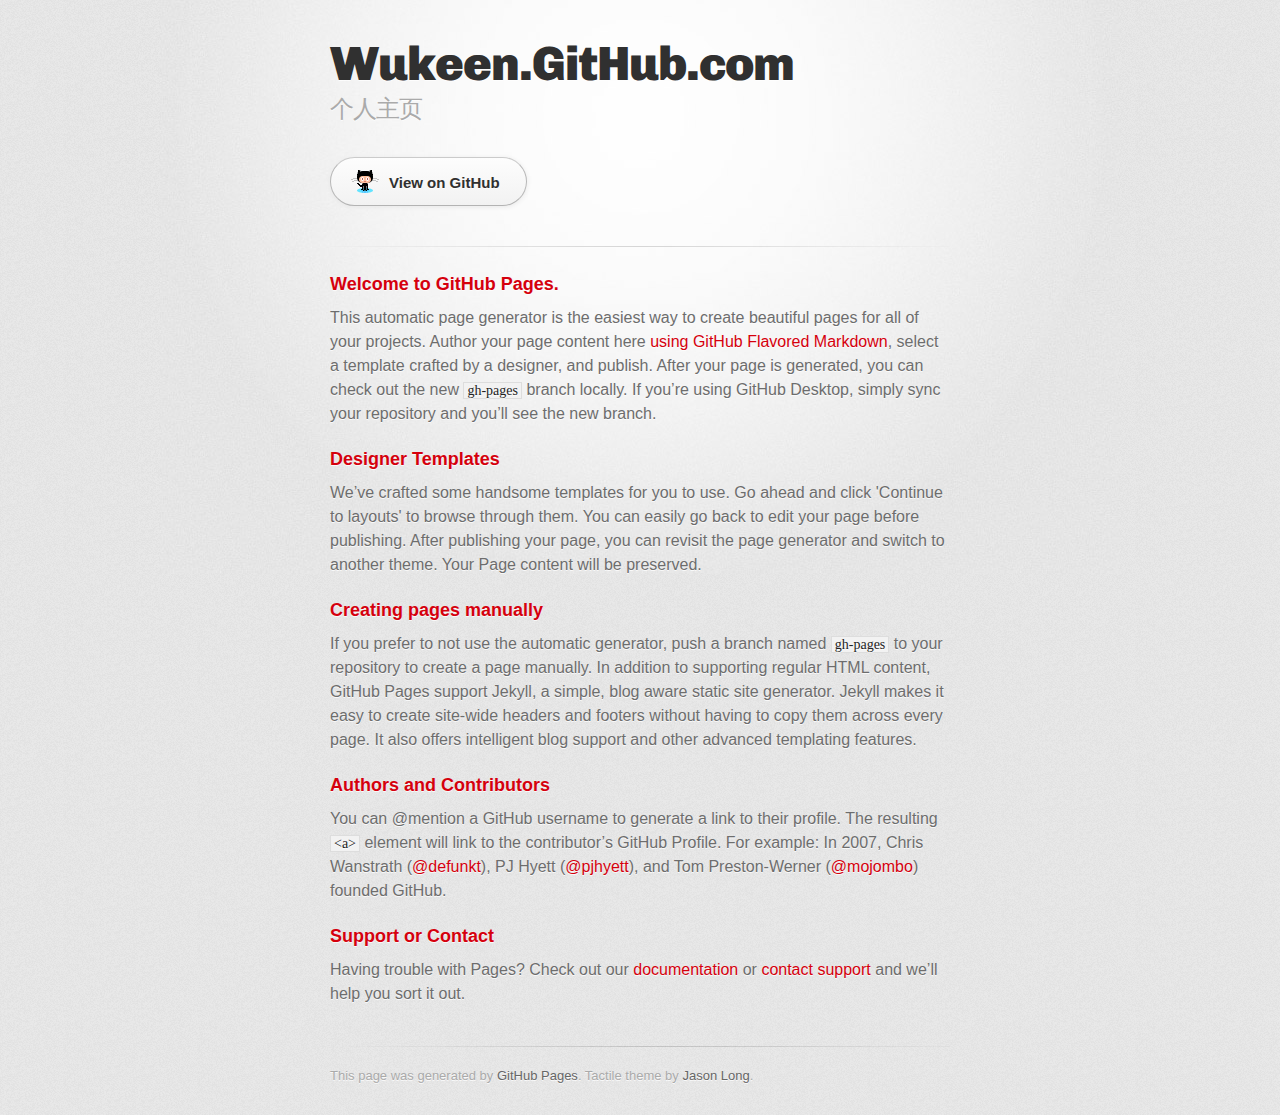
<file: index.html>
<!DOCTYPE html>
<html>
  <head>
    <meta charset='utf-8'>
    <meta http-equiv="X-UA-Compatible" content="chrome=1">
    <link href='https://fonts.googleapis.com/css?family=Chivo:900' rel='stylesheet' type='text/css'>
    <link rel="stylesheet" type="text/css" href="stylesheets/stylesheet.css" media="screen">
    <link rel="stylesheet" type="text/css" href="stylesheets/github-dark.css" media="screen">
    <link rel="stylesheet" type="text/css" href="stylesheets/print.css" media="print">
    <!--[if lt IE 9]>
    <script src="//html5shiv.googlecode.com/svn/trunk/html5.js"></script>
    <![endif]-->
    <title>Wukeen.GitHub.com by wukeen</title>
  </head>

  <body>
    <div id="container">
      <div class="inner">

        <header>
          <h1>Wukeen.GitHub.com</h1>
          <h2>个人主页</h2>
        </header>

        <section id="downloads" class="clearfix">
          <a href="https://github.com/wukeen" id="view-on-github" class="button"><span>View on GitHub</span></a>
        </section>

        <hr>

        <section id="main_content">
          <h3>
<a id="welcome-to-github-pages" class="anchor" href="#welcome-to-github-pages" aria-hidden="true"><span aria-hidden="true" class="octicon octicon-link"></span></a>Welcome to GitHub Pages.</h3>

<p>This automatic page generator is the easiest way to create beautiful pages for all of your projects. Author your page content here <a href="https://guides.github.com/features/mastering-markdown/">using GitHub Flavored Markdown</a>, select a template crafted by a designer, and publish. After your page is generated, you can check out the new <code>gh-pages</code> branch locally. If you’re using GitHub Desktop, simply sync your repository and you’ll see the new branch.</p>

<h3>
<a id="designer-templates" class="anchor" href="#designer-templates" aria-hidden="true"><span aria-hidden="true" class="octicon octicon-link"></span></a>Designer Templates</h3>

<p>We’ve crafted some handsome templates for you to use. Go ahead and click 'Continue to layouts' to browse through them. You can easily go back to edit your page before publishing. After publishing your page, you can revisit the page generator and switch to another theme. Your Page content will be preserved.</p>

<h3>
<a id="creating-pages-manually" class="anchor" href="#creating-pages-manually" aria-hidden="true"><span aria-hidden="true" class="octicon octicon-link"></span></a>Creating pages manually</h3>

<p>If you prefer to not use the automatic generator, push a branch named <code>gh-pages</code> to your repository to create a page manually. In addition to supporting regular HTML content, GitHub Pages support Jekyll, a simple, blog aware static site generator. Jekyll makes it easy to create site-wide headers and footers without having to copy them across every page. It also offers intelligent blog support and other advanced templating features.</p>

<h3>
<a id="authors-and-contributors" class="anchor" href="#authors-and-contributors" aria-hidden="true"><span aria-hidden="true" class="octicon octicon-link"></span></a>Authors and Contributors</h3>

<p>You can @mention a GitHub username to generate a link to their profile. The resulting <code>&lt;a&gt;</code> element will link to the contributor’s GitHub Profile. For example: In 2007, Chris Wanstrath (<a href="https://github.com/defunkt" class="user-mention">@defunkt</a>), PJ Hyett (<a href="https://github.com/pjhyett" class="user-mention">@pjhyett</a>), and Tom Preston-Werner (<a href="https://github.com/mojombo" class="user-mention">@mojombo</a>) founded GitHub.</p>

<h3>
<a id="support-or-contact" class="anchor" href="#support-or-contact" aria-hidden="true"><span aria-hidden="true" class="octicon octicon-link"></span></a>Support or Contact</h3>

<p>Having trouble with Pages? Check out our <a href="https://help.github.com/pages">documentation</a> or <a href="https://github.com/contact">contact support</a> and we’ll help you sort it out.</p>
        </section>

        <footer>
          This page was generated by <a href="https://pages.github.com">GitHub Pages</a>. Tactile theme by <a href="https://twitter.com/jasonlong">Jason Long</a>.
        </footer>

        
      </div>
    </div>
  </body>
</html>
</file>
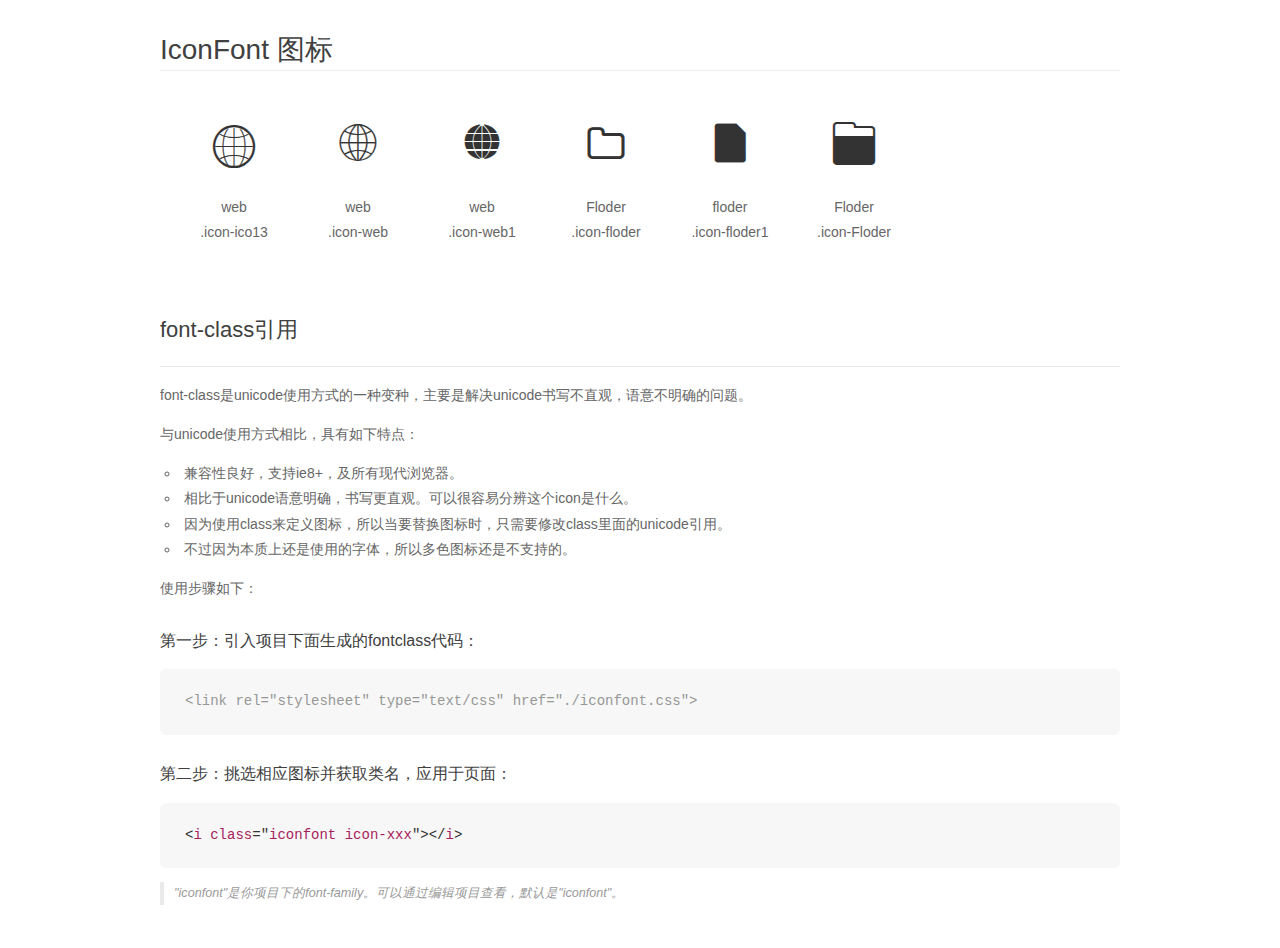
<file: fonts/demo_fontclass.html>
<!DOCTYPE html>
<html>
<head>
    <meta charset="utf-8"/>
    <title>IconFont</title>
    <link rel="stylesheet" href="demo.css">
    <link rel="stylesheet" href="iconfont.css">
</head>
<body>
    <div class="main markdown">
        <h1>IconFont 图标</h1>
        <ul class="icon_lists clear">
            
                <li>
                <i class="icon iconfont icon-ico13"></i>
                    <div class="name">web</div>
                    <div class="fontclass">.icon-ico13</div>
                </li>
            
                <li>
                <i class="icon iconfont icon-web"></i>
                    <div class="name">web</div>
                    <div class="fontclass">.icon-web</div>
                </li>
            
                <li>
                <i class="icon iconfont icon-web1"></i>
                    <div class="name">web</div>
                    <div class="fontclass">.icon-web1</div>
                </li>
            
                <li>
                <i class="icon iconfont icon-floder"></i>
                    <div class="name">Floder</div>
                    <div class="fontclass">.icon-floder</div>
                </li>
            
                <li>
                <i class="icon iconfont icon-floder1"></i>
                    <div class="name">floder</div>
                    <div class="fontclass">.icon-floder1</div>
                </li>
            
                <li>
                <i class="icon iconfont icon-Floder"></i>
                    <div class="name">Floder</div>
                    <div class="fontclass">.icon-Floder</div>
                </li>
            
        </ul>

        <h2 id="font-class-">font-class引用</h2>
        <hr>

        <p>font-class是unicode使用方式的一种变种，主要是解决unicode书写不直观，语意不明确的问题。</p>
        <p>与unicode使用方式相比，具有如下特点：</p>
        <ul>
        <li>兼容性良好，支持ie8+，及所有现代浏览器。</li>
        <li>相比于unicode语意明确，书写更直观。可以很容易分辨这个icon是什么。</li>
        <li>因为使用class来定义图标，所以当要替换图标时，只需要修改class里面的unicode引用。</li>
        <li>不过因为本质上还是使用的字体，所以多色图标还是不支持的。</li>
        </ul>
        <p>使用步骤如下：</p>
        <h3 id="-fontclass-">第一步：引入项目下面生成的fontclass代码：</h3>


        <pre><code class="lang-js hljs javascript"><span class="hljs-comment">&lt;link rel="stylesheet" type="text/css" href="./iconfont.css"&gt;</span></code></pre>
        <h3 id="-">第二步：挑选相应图标并获取类名，应用于页面：</h3>
        <pre><code class="lang-css hljs">&lt;<span class="hljs-selector-tag">i</span> <span class="hljs-selector-tag">class</span>="<span class="hljs-selector-tag">iconfont</span> <span class="hljs-selector-tag">icon-xxx</span>"&gt;&lt;/<span class="hljs-selector-tag">i</span>&gt;</code></pre>
        <blockquote>
        <p>"iconfont"是你项目下的font-family。可以通过编辑项目查看，默认是"iconfont"。</p>
        </blockquote>
    </div>
</body>
</html>
</file>
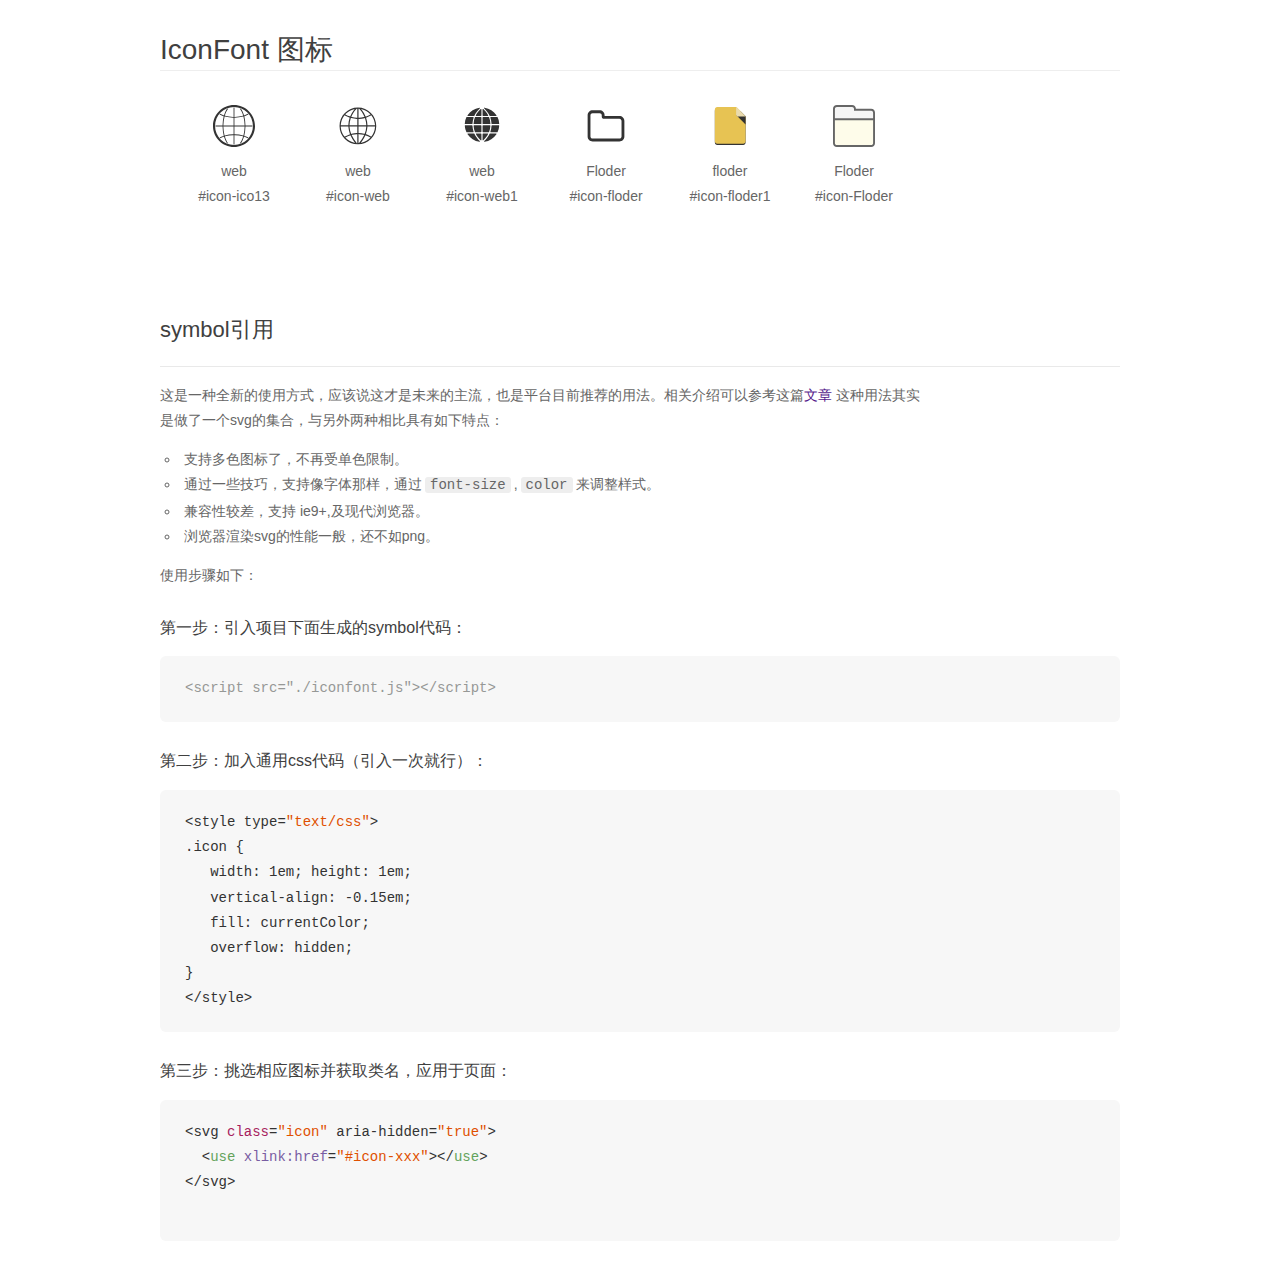
<file: fonts/demo_symbol.html>
<!DOCTYPE html>
<html>
<head>
    <meta charset="utf-8"/>
    <title>IconFont</title>
    <link rel="stylesheet" href="demo.css">
    <script src="iconfont.js"></script>

    <style type="text/css">
        .icon {
          /* 通过设置 font-size 来改变图标大小 */
          width: 1em; height: 1em;
          /* 图标和文字相邻时，垂直对齐 */
          vertical-align: -0.15em;
          /* 通过设置 color 来改变 SVG 的颜色/fill */
          fill: currentColor;
          /* path 和 stroke 溢出 viewBox 部分在 IE 下会显示
             normalize.css 中也包含这行 */
          overflow: hidden;
        }

    </style>
</head>
<body>
    <div class="main markdown">
        <h1>IconFont 图标</h1>
        <ul class="icon_lists clear">
            
                <li>
                    <svg class="icon" aria-hidden="true">
                        <use xlink:href="#icon-ico13"></use>
                    </svg>
                    <div class="name">web</div>
                    <div class="fontclass">#icon-ico13</div>
                </li>
            
                <li>
                    <svg class="icon" aria-hidden="true">
                        <use xlink:href="#icon-web"></use>
                    </svg>
                    <div class="name">web</div>
                    <div class="fontclass">#icon-web</div>
                </li>
            
                <li>
                    <svg class="icon" aria-hidden="true">
                        <use xlink:href="#icon-web1"></use>
                    </svg>
                    <div class="name">web</div>
                    <div class="fontclass">#icon-web1</div>
                </li>
            
                <li>
                    <svg class="icon" aria-hidden="true">
                        <use xlink:href="#icon-floder"></use>
                    </svg>
                    <div class="name">Floder</div>
                    <div class="fontclass">#icon-floder</div>
                </li>
            
                <li>
                    <svg class="icon" aria-hidden="true">
                        <use xlink:href="#icon-floder1"></use>
                    </svg>
                    <div class="name">floder</div>
                    <div class="fontclass">#icon-floder1</div>
                </li>
            
                <li>
                    <svg class="icon" aria-hidden="true">
                        <use xlink:href="#icon-Floder"></use>
                    </svg>
                    <div class="name">Floder</div>
                    <div class="fontclass">#icon-Floder</div>
                </li>
            
        </ul>


        <h2 id="symbol-">symbol引用</h2>
        <hr>

        <p>这是一种全新的使用方式，应该说这才是未来的主流，也是平台目前推荐的用法。相关介绍可以参考这篇<a href="">文章</a>
        这种用法其实是做了一个svg的集合，与另外两种相比具有如下特点：</p>
        <ul>
          <li>支持多色图标了，不再受单色限制。</li>
          <li>通过一些技巧，支持像字体那样，通过<code>font-size</code>,<code>color</code>来调整样式。</li>
          <li>兼容性较差，支持 ie9+,及现代浏览器。</li>
          <li>浏览器渲染svg的性能一般，还不如png。</li>
        </ul>
        <p>使用步骤如下：</p>
        <h3 id="-symbol-">第一步：引入项目下面生成的symbol代码：</h3>
        <pre><code class="lang-js hljs javascript"><span class="hljs-comment">&lt;script src="./iconfont.js"&gt;&lt;/script&gt;</span></code></pre>
        <h3 id="-css-">第二步：加入通用css代码（引入一次就行）：</h3>
        <pre><code class="lang-js hljs javascript">&lt;style type=<span class="hljs-string">"text/css"</span>&gt;
.icon {
   width: <span class="hljs-number">1</span>em; height: <span class="hljs-number">1</span>em;
   vertical-align: <span class="hljs-number">-0.15</span>em;
   fill: currentColor;
   overflow: hidden;
}
&lt;<span class="hljs-regexp">/style&gt;</span></code></pre>
        <h3 id="-">第三步：挑选相应图标并获取类名，应用于页面：</h3>
        <pre><code class="lang-js hljs javascript">&lt;svg <span class="hljs-class"><span class="hljs-keyword">class</span></span>=<span class="hljs-string">"icon"</span> aria-hidden=<span class="hljs-string">"true"</span>&gt;<span class="xml"><span class="hljs-tag">
  &lt;<span class="hljs-name">use</span> <span class="hljs-attr">xlink:href</span>=<span class="hljs-string">"#icon-xxx"</span>&gt;</span><span class="hljs-tag">&lt;/<span class="hljs-name">use</span>&gt;</span>
</span>&lt;<span class="hljs-regexp">/svg&gt;
        </span></code></pre>
    </div>
</body>
</html>
</file>
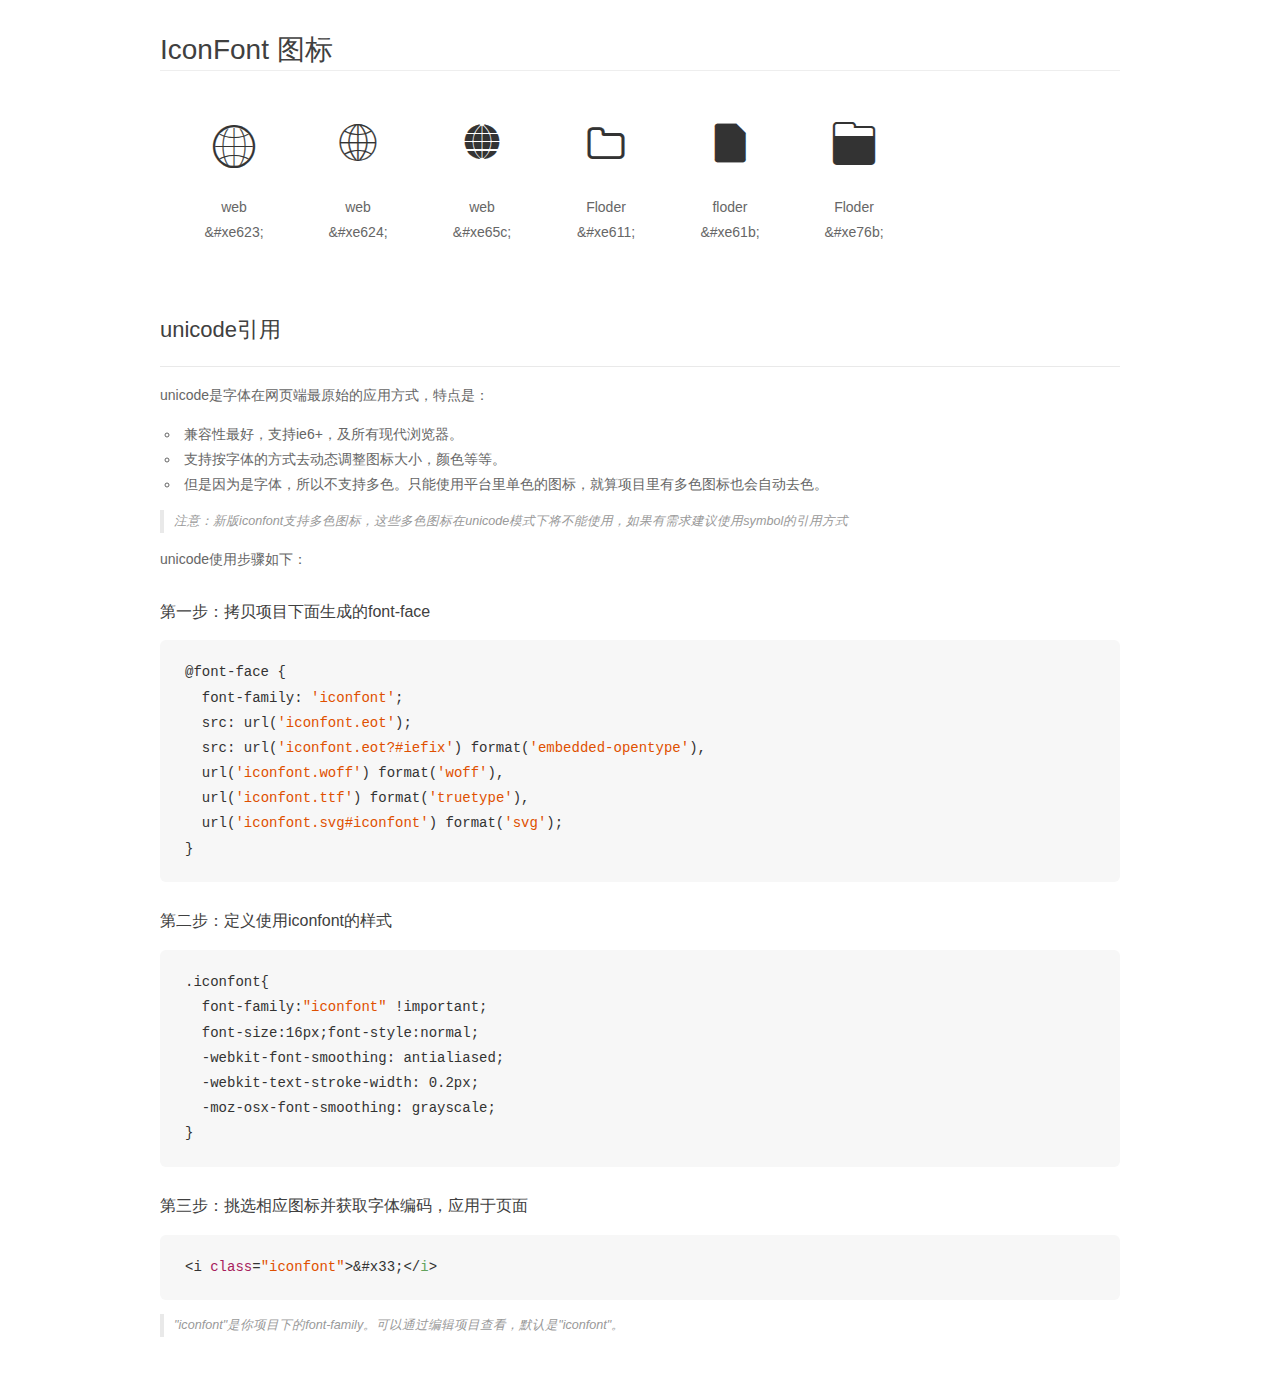
<file: fonts/demo_unicode.html>
<!DOCTYPE html>
<html>
<head>
    <meta charset="utf-8"/>
    <title>IconFont</title>
    <link rel="stylesheet" href="demo.css">

    <style type="text/css">

        @font-face {font-family: "iconfont";
          src: url('iconfont.eot'); /* IE9*/
          src: url('iconfont.eot#iefix') format('embedded-opentype'), /* IE6-IE8 */
          url('iconfont.woff') format('woff'), /* chrome, firefox */
          url('iconfont.ttf') format('truetype'), /* chrome, firefox, opera, Safari, Android, iOS 4.2+*/
          url('iconfont.svg#iconfont') format('svg'); /* iOS 4.1- */
        }

        .iconfont {
          font-family:"iconfont" !important;
          font-size:16px;
          font-style:normal;
          -webkit-font-smoothing: antialiased;
          -webkit-text-stroke-width: 0.2px;
          -moz-osx-font-smoothing: grayscale;
        }

    </style>
</head>
<body>
    <div class="main markdown">
        <h1>IconFont 图标</h1>
        <ul class="icon_lists clear">
            
                <li>
                <i class="icon iconfont">&#xe623;</i>
                    <div class="name">web</div>
                    <div class="code">&amp;#xe623;</div>
                </li>
            
                <li>
                <i class="icon iconfont">&#xe624;</i>
                    <div class="name">web</div>
                    <div class="code">&amp;#xe624;</div>
                </li>
            
                <li>
                <i class="icon iconfont">&#xe65c;</i>
                    <div class="name">web</div>
                    <div class="code">&amp;#xe65c;</div>
                </li>
            
                <li>
                <i class="icon iconfont">&#xe611;</i>
                    <div class="name">Floder</div>
                    <div class="code">&amp;#xe611;</div>
                </li>
            
                <li>
                <i class="icon iconfont">&#xe61b;</i>
                    <div class="name">floder</div>
                    <div class="code">&amp;#xe61b;</div>
                </li>
            
                <li>
                <i class="icon iconfont">&#xe76b;</i>
                    <div class="name">Floder</div>
                    <div class="code">&amp;#xe76b;</div>
                </li>
            
        </ul>
        <h2 id="unicode-">unicode引用</h2>
        <hr>

        <p>unicode是字体在网页端最原始的应用方式，特点是：</p>
        <ul>
        <li>兼容性最好，支持ie6+，及所有现代浏览器。</li>
        <li>支持按字体的方式去动态调整图标大小，颜色等等。</li>
        <li>但是因为是字体，所以不支持多色。只能使用平台里单色的图标，就算项目里有多色图标也会自动去色。</li>
        </ul>
        <blockquote>
        <p>注意：新版iconfont支持多色图标，这些多色图标在unicode模式下将不能使用，如果有需求建议使用symbol的引用方式</p>
        </blockquote>
        <p>unicode使用步骤如下：</p>
        <h3 id="-font-face">第一步：拷贝项目下面生成的font-face</h3>
        <pre><code class="lang-js hljs javascript">@font-face {
  font-family: <span class="hljs-string">'iconfont'</span>;
  src: url(<span class="hljs-string">'iconfont.eot'</span>);
  src: url(<span class="hljs-string">'iconfont.eot?#iefix'</span>) format(<span class="hljs-string">'embedded-opentype'</span>),
  url(<span class="hljs-string">'iconfont.woff'</span>) format(<span class="hljs-string">'woff'</span>),
  url(<span class="hljs-string">'iconfont.ttf'</span>) format(<span class="hljs-string">'truetype'</span>),
  url(<span class="hljs-string">'iconfont.svg#iconfont'</span>) format(<span class="hljs-string">'svg'</span>);
}
</code></pre>
        <h3 id="-iconfont-">第二步：定义使用iconfont的样式</h3>
        <pre><code class="lang-js hljs javascript">.iconfont{
  font-family:<span class="hljs-string">"iconfont"</span> !important;
  font-size:<span class="hljs-number">16</span>px;font-style:normal;
  -webkit-font-smoothing: antialiased;
  -webkit-text-stroke-width: <span class="hljs-number">0.2</span>px;
  -moz-osx-font-smoothing: grayscale;
}
</code></pre>
        <h3 id="-">第三步：挑选相应图标并获取字体编码，应用于页面</h3>
        <pre><code class="lang-js hljs javascript">&lt;i <span class="hljs-class"><span class="hljs-keyword">class</span></span>=<span class="hljs-string">"iconfont"</span>&gt;&amp;#x33;<span class="xml"><span class="hljs-tag">&lt;/<span class="hljs-name">i</span>&gt;</span></span></code></pre>

        <blockquote>
        <p>"iconfont"是你项目下的font-family。可以通过编辑项目查看，默认是"iconfont"。</p>
        </blockquote>
    </div>


</body>
</html>
</file>
<file: stylesheets/github-dark.css>
/*
The MIT License (MIT)

Copyright (c) 2016 GitHub, Inc.

Permission is hereby granted, free of charge, to any person obtaining a copy
of this software and associated documentation files (the "Software"), to deal
in the Software without restriction, including without limitation the rights
to use, copy, modify, merge, publish, distribute, sublicense, and/or sell
copies of the Software, and to permit persons to whom the Software is
furnished to do so, subject to the following conditions:

The above copyright notice and this permission notice shall be included in all
copies or substantial portions of the Software.

THE SOFTWARE IS PROVIDED "AS IS", WITHOUT WARRANTY OF ANY KIND, EXPRESS OR
IMPLIED, INCLUDING BUT NOT LIMITED TO THE WARRANTIES OF MERCHANTABILITY,
FITNESS FOR A PARTICULAR PURPOSE AND NONINFRINGEMENT. IN NO EVENT SHALL THE
AUTHORS OR COPYRIGHT HOLDERS BE LIABLE FOR ANY CLAIM, DAMAGES OR OTHER
LIABILITY, WHETHER IN AN ACTION OF CONTRACT, TORT OR OTHERWISE, ARISING FROM,
OUT OF OR IN CONNECTION WITH THE SOFTWARE OR THE USE OR OTHER DEALINGS IN THE
SOFTWARE.

*/

.pl-c /* comment */ {
  color: #969896;
}

.pl-c1 /* constant, variable.other.constant, support, meta.property-name, support.constant, support.variable, meta.module-reference, markup.raw, meta.diff.header */,
.pl-s .pl-v /* string variable */ {
  color: #0099cd;
}

.pl-e /* entity */,
.pl-en /* entity.name */ {
  color: #9774cb;
}

.pl-smi /* variable.parameter.function, storage.modifier.package, storage.modifier.import, storage.type.java, variable.other */,
.pl-s .pl-s1 /* string source */ {
  color: #ddd;
}

.pl-ent /* entity.name.tag */ {
  color: #7bcc72;
}

.pl-k /* keyword, storage, storage.type */ {
  color: #cc2372;
}

.pl-s /* string */,
.pl-pds /* punctuation.definition.string, string.regexp.character-class */,
.pl-s .pl-pse .pl-s1 /* string punctuation.section.embedded source */,
.pl-sr /* string.regexp */,
.pl-sr .pl-cce /* string.regexp constant.character.escape */,
.pl-sr .pl-sre /* string.regexp source.ruby.embedded */,
.pl-sr .pl-sra /* string.regexp string.regexp.arbitrary-repitition */ {
  color: #3c66e2;
}

.pl-v /* variable */ {
  color: #fb8764;
}

.pl-id /* invalid.deprecated */ {
  color: #e63525;
}

.pl-ii /* invalid.illegal */ {
  color: #f8f8f8;
  background-color: #e63525;
}

.pl-sr .pl-cce /* string.regexp constant.character.escape */ {
  font-weight: bold;
  color: #7bcc72;
}

.pl-ml /* markup.list */ {
  color: #c26b2b;
}

.pl-mh /* markup.heading */,
.pl-mh .pl-en /* markup.heading entity.name */,
.pl-ms /* meta.separator */ {
  font-weight: bold;
  color: #264ec5;
}

.pl-mq /* markup.quote */ {
  color: #00acac;
}

.pl-mi /* markup.italic */ {
  font-style: italic;
  color: #ddd;
}

.pl-mb /* markup.bold */ {
  font-weight: bold;
  color: #ddd;
}

.pl-md /* markup.deleted, meta.diff.header.from-file */ {
  color: #bd2c00;
  background-color: #ffecec;
}

.pl-mi1 /* markup.inserted, meta.diff.header.to-file */ {
  color: #55a532;
  background-color: #eaffea;
}

.pl-mdr /* meta.diff.range */ {
  font-weight: bold;
  color: #9774cb;
}

.pl-mo /* meta.output */ {
  color: #264ec5;
}
</file>
<file: stylesheets/print.css>
html, body, div, span, applet, object, iframe,
h1, h2, h3, h4, h5, h6, p, blockquote, pre,
a, abbr, acronym, address, big, cite, code,
del, dfn, em, img, ins, kbd, q, s, samp,
small, strike, strong, sub, sup, tt, var,
b, u, i, center,
dl, dt, dd, ol, ul, li,
fieldset, form, label, legend,
table, caption, tbody, tfoot, thead, tr, th, td,
article, aside, canvas, details, embed,
figure, figcaption, footer, header, hgroup,
menu, nav, output, ruby, section, summary,
time, mark, audio, video {
  padding: 0;
  margin: 0;
  font: inherit;
  font-size: 100%;
  vertical-align: baseline;
  border: 0;
}
/* HTML5 display-role reset for older browsers */
article, aside, details, figcaption, figure,
footer, header, hgroup, menu, nav, section {
  display: block;
}
body {
  line-height: 1;
}
ol, ul {
  list-style: none;
}
blockquote, q {
  quotes: none;
}
blockquote:before, blockquote:after,
q:before, q:after {
  content: '';
  content: none;
}
table {
  border-spacing: 0;
  border-collapse: collapse;
}
body {
  font-family: 'Helvetica Neue', Helvetica, Arial, serif;
  font-size: 13px;
  line-height: 1.5;
  color: #000;
}

a {
  font-weight: bold;
  color: #d5000d;
}

header {
  padding-top: 35px;
  padding-bottom: 10px;
}

header h1 {
  font-size: 48px;
  font-weight: bold;
  line-height: 1.2;
  color: #303030;
  letter-spacing: -1px;
}

header h2 {
  font-size: 24px;
  font-weight: normal;
  line-height: 1.3;
  color: #aaa;
  letter-spacing: -1px;
}
#downloads {
  display: none;
}
#main_content {
  padding-top: 20px;
}

code, pre {
  margin-bottom: 30px;
  font-family: Monaco, "Bitstream Vera Sans Mono", "Lucida Console", Terminal;
  font-size: 12px;
  color: #222;
}

code {
  padding: 0 3px;
}

pre {
  padding: 20px;
  overflow: auto;
  border: solid 1px #ddd;
}
pre code {
  padding: 0;
}

ul, ol, dl {
  margin-bottom: 20px;
}


/* COMMON STYLES */

table {
  width: 100%;
  border: 1px solid #ebebeb;
}

th {
  font-weight: 500;
}

td {
  font-weight: 300;
  text-align: center;
  border: 1px solid #ebebeb;
}

form {
  padding: 20px;
  background: #f2f2f2;

}


/* GENERAL ELEMENT TYPE STYLES */

h1 {
  font-size: 2.8em;
}

h2 {
  margin-bottom: 8px;
  font-size: 22px;
  font-weight: bold;
  color: #303030;
}

h3 {
  margin-bottom: 8px;
  font-size: 18px;
  font-weight: bold;
  color: #d5000d;
}

h4 {
  font-size: 16px;
  font-weight: bold;
  color: #303030;
}

h5 {
  font-size: 1em;
  color: #303030;
}

h6 {
  font-size: .8em;
  color: #303030;
}

p {
  margin-bottom: 20px;
  font-weight: 300;
}

a {
  text-decoration: none;
}

p a {
  font-weight: 400;
}

blockquote {
  padding: 0 0 0 30px;
  margin-bottom: 20px;
  font-size: 1.6em;
  border-left: 10px solid #e9e9e9;
}

ul li {
  list-style-position: inside;
  list-style: disc;
  padding-left: 20px;
}

ol li {
  list-style-position: inside;
  list-style: decimal;
  padding-left: 3px;
}

dl dd {
  font-style: italic;
  font-weight: 100;
}

footer {
  padding-top: 20px;
  padding-bottom: 30px;
  margin-top: 40px;
  font-size: 13px;
  color: #aaa;
}

footer a {
  color: #666;
}

/* MISC */
.clearfix:after {
  display: block;
  height: 0;
  clear: both;
  visibility: hidden;
  content: '.';
}

.clearfix {display: inline-block;}
* html .clearfix {height: 1%;}
.clearfix {display: block;}
</file>
<file: fonts/iconfont.css>
@font-face {font-family: "iconfont";
  src: url('iconfont.eot?t=1480563175119'); /* IE9*/
  src: url('iconfont.eot?t=1480563175119#iefix') format('embedded-opentype'), /* IE6-IE8 */
  url('iconfont.woff?t=1480563175119') format('woff'), /* chrome, firefox */
  url('iconfont.ttf?t=1480563175119') format('truetype'), /* chrome, firefox, opera, Safari, Android, iOS 4.2+*/
  url('iconfont.svg?t=1480563175119#iconfont') format('svg'); /* iOS 4.1- */
}

.iconfont {
  font-family:"iconfont" !important;
  font-size:16px;
  font-style:normal;
  -webkit-font-smoothing: antialiased;
  -webkit-text-stroke-width: 0.2px;
  -moz-osx-font-smoothing: grayscale;
}

.icon-ico13:before { content: "\e623"; }

.icon-web:before { content: "\e624"; }

.icon-web1:before { content: "\e65c"; }

.icon-floder:before { content: "\e611"; }

.icon-floder1:before { content: "\e61b"; }

.icon-Floder:before { content: "\e76b"; }
</file>
<file: stylesheets/stylesheet.css>
/* http://meyerweb.com/eric/tools/css/reset/
   v2.0 | 20110126
   License: none (public domain)
*/
html, body, div, span, applet, object, iframe,
h1, h2, h3, h4, h5, h6, p, blockquote, pre,
a, abbr, acronym, address, big, cite, code,
del, dfn, em, img, ins, kbd, q, s, samp,
small, strike, strong, sub, sup, tt, var,
b, u, i, center,
dl, dt, dd, ol, ul, li,
fieldset, form, label, legend,
table, caption, tbody, tfoot, thead, tr, th, td,
article, aside, canvas, details, embed,
figure, figcaption, footer, header, hgroup,
menu, nav, output, ruby, section, summary,
time, mark, audio, video {
	padding: 0;
	margin: 0;
	font: inherit;
	font-size: 100%;
	vertical-align: baseline;
	border: 0;
}
/* HTML5 display-role reset for older browsers */
article, aside, details, figcaption, figure,
footer, header, hgroup, menu, nav, section {
	display: block;
}
body {
	line-height: 1;
}
ol, ul {
	list-style: none;
}
blockquote, q {
	quotes: none;
}
blockquote:before, blockquote:after,
q:before, q:after {
	content: '';
	content: none;
}
table {
	border-spacing: 0;
	border-collapse: collapse;
}

/* LAYOUT STYLES */
body {
  font-family: 'Helvetica Neue', Helvetica, Arial, serif;
  font-size: 1em;
  line-height: 1.5;
  color: #6d6d6d;
  text-shadow: 0 1px 0 rgba(255, 255, 255, 0.8);
  background: #e7e7e7 url(../images/body-bg.png) 0 0 repeat;
}

a {
  color: #d5000d;
}
a:hover {
  color: #c5000c;
}

header {
  padding-top: 35px;
  padding-bottom: 25px;
}

header h1 {
  font-family: 'Chivo', 'Helvetica Neue', Helvetica, Arial, serif;
  font-size: 48px; font-weight: 900;
  line-height: 1.2;
  color: #303030;
  letter-spacing: -1px;
}

header h2 {
  font-size: 24px;
  font-weight: normal;
  line-height: 1.3;
  color: #aaa;
  letter-spacing: -1px;
}

#container {
  min-height: 595px;
  background: transparent url(../images/highlight-bg.jpg) 50% 0 no-repeat;
}

.inner {
  width: 620px;
  margin: 0 auto;
}

#container .inner img {
  max-width: 100%;
}

#downloads {
  margin-bottom: 40px;
}

a.button {
  display: block;
  float: left;
  width: 179px;
  padding: 12px 8px 12px 8px;
  margin-right: 14px;
  font-size: 15px;
  font-weight: bold;
  line-height: 25px;
  color: #303030;
  background: #fdfdfd; /* Old browsers */
  background: -moz-linear-gradient(top,  #fdfdfd 0%, #f2f2f2 100%); /* FF3.6+ */
  background: -webkit-gradient(linear, left top, left bottom, color-stop(0%,#fdfdfd), color-stop(100%,#f2f2f2)); /* Chrome,Safari4+ */
  background: -webkit-linear-gradient(top,  #fdfdfd 0%,#f2f2f2 100%); /* Chrome10+,Safari5.1+ */
  background: -o-linear-gradient(top,  #fdfdfd 0%,#f2f2f2 100%); /* Opera 11.10+ */
  background: -ms-linear-gradient(top,  #fdfdfd 0%,#f2f2f2 100%); /* IE10+ */
  background: linear-gradient(top,  #fdfdfd 0%,#f2f2f2 100%); /* W3C */
  filter: progid:DXImageTransform.Microsoft.gradient( startColorstr='#fdfdfd', endColorstr='#f2f2f2',GradientType=0 ); /* IE6-9 */
  border-top: solid 1px #cbcbcb;
  border-right: solid 1px #b7b7b7;
  border-bottom: solid 1px #b3b3b3;
  border-left: solid 1px #b7b7b7;
  border-radius: 30px;
  -webkit-box-shadow: 10px 10px 5px #888;
  -moz-box-shadow: 10px 10px 5px #888;
  box-shadow: 0px 1px 5px #e8e8e8;
  -moz-border-radius: 30px;
  -webkit-border-radius: 30px;
}
a.button:hover {
  background: #fafafa; /* Old browsers */
  background: -moz-linear-gradient(top,  #fdfdfd 0%, #f6f6f6 100%); /* FF3.6+ */
  background: -webkit-gradient(linear, left top, left bottom, color-stop(0%,#fdfdfd), color-stop(100%,#f6f6f6)); /* Chrome,Safari4+ */
  background: -webkit-linear-gradient(top,  #fdfdfd 0%,#f6f6f6 100%); /* Chrome10+,Safari5.1+ */
  background: -o-linear-gradient(top,  #fdfdfd 0%,#f6f6f6 100%); /* Opera 11.10+ */
  background: -ms-linear-gradient(top,  #fdfdfd 0%,#f6f6f6 100%); /* IE10+ */
  background: linear-gradient(top,  #fdfdfd 0%,#f6f6f6, 100%); /* W3C */
  filter: progid:DXImageTransform.Microsoft.gradient( startColorstr='#fdfdfd', endColorstr='#f6f6f6',GradientType=0 ); /* IE6-9 */
  border-top: solid 1px #b7b7b7;
  border-right: solid 1px #b3b3b3;
  border-bottom: solid 1px #b3b3b3;
  border-left: solid 1px #b3b3b3;
}

a.button span {
  display: block;
  height: 23px;
  padding-left: 50px;
}

#download-zip span {
  background: transparent url(../images/zip-icon.png) 12px 50% no-repeat;
}
#download-tar-gz span {
  background: transparent url(../images/tar-gz-icon.png) 12px 50% no-repeat;
}
#view-on-github span {
  background: transparent url(../images/octocat-icon.png) 12px 50% no-repeat;
}
#view-on-github {
  margin-right: 0;
}

code, pre {
  margin-bottom: 30px;
  font-family: Monaco, "Bitstream Vera Sans Mono", "Lucida Console", Terminal;
  font-size: 14px;
  color: #222;
}

code {
  padding: 0 3px;
  background-color: #f2f2f2;
  border: solid 1px #ddd;
}

pre {
  padding: 20px;
  overflow: auto;
  color: #f2f2f2;
  text-shadow: none;
  background: #303030;
}
pre code {
  padding: 0;
  color: #f2f2f2;
  background-color: #303030;
  border: none;
}

ul, ol, dl {
  margin-bottom: 20px;
}


/* COMMON STYLES */

hr {
  height: 1px;
  padding-bottom: 1em;
  margin-top: 1em;
  line-height: 1px;
  background: transparent url('../images/hr.png') 50% 0 no-repeat;
  border: none;
}

strong {
  font-weight: bold;
}

em {
  font-style: italic;
}

table {
  width: 100%;
  border: 1px solid #ebebeb;
}

th {
  font-weight: 500;
}

td {
  font-weight: 300;
  text-align: center;
  border: 1px solid #ebebeb;
}

form {
  padding: 20px;
  background: #f2f2f2;

}


/* GENERAL ELEMENT TYPE STYLES */

h1 {
  font-size: 32px;
}

h2 {
  margin-bottom: 8px;
  font-size: 22px;
  font-weight: bold;
  color: #303030;
}

h3 {
  margin-bottom: 8px;
  font-size: 18px;
  font-weight: bold;
  color: #d5000d;
}

h4 {
  font-size: 16px;
  font-weight: bold;
  color: #303030;
}

h5 {
  font-size: 1em;
  color: #303030;
}

h6 {
  font-size: .8em;
  color: #303030;
}

p {
  margin-bottom: 20px;
  font-weight: 300;
}

a {
  text-decoration: none;
}

p a {
  font-weight: 400;
}

blockquote {
  padding: 0 0 0 30px;
  margin-bottom: 20px;
  font-size: 1.6em;
  border-left: 10px solid #e9e9e9;
}

ul li {
  list-style-position: inside;
  list-style: disc;
  padding-left: 20px;
}

ol li {
  list-style-position: inside;
  list-style: decimal;
  padding-left: 3px;
}

dl dt {
  color: #303030;
}

footer {
  padding-top: 20px;
  padding-bottom: 30px;
  margin-top: 40px;
  font-size: 13px;
  color: #aaa;
  background: transparent url('../images/hr.png') 0 0 no-repeat;
}

footer a {
  color: #666;
}
footer a:hover {
  color: #444;
}

/* MISC */
.clearfix:after {
  display: block;
  height: 0;
  clear: both;
  visibility: hidden;
  content: '.';
}

.clearfix {display: inline-block;}
* html .clearfix {height: 1%;}
.clearfix {display: block;}

/* #Media Queries
================================================== */

/* Smaller than standard 960 (devices and browsers) */
@media only screen and (max-width: 959px) { }

/* Tablet Portrait size to standard 960 (devices and browsers) */
@media only screen and (min-width: 768px) and (max-width: 959px) { }

/* All Mobile Sizes (devices and browser) */
@media only screen and (max-width: 767px) {
  header {
    padding-top: 10px;
    padding-bottom: 10px;
  }
  #downloads {
    margin-bottom: 25px;
  }
  #download-zip, #download-tar-gz {
    display: none;
  }
  .inner {
    width: 94%;
    margin: 0 auto;
  }
}

/* Mobile Landscape Size to Tablet Portrait (devices and browsers) */
@media only screen and (min-width: 480px) and (max-width: 767px) { }

/* Mobile Portrait Size to Mobile Landscape Size (devices and browsers) */
@media only screen and (max-width: 479px) { }
</file>
<file: fonts/demo.css>
*{margin: 0;padding: 0;list-style: none;}
/*
KISSY CSS Reset
理念：1. reset 的目的不是清除浏览器的默认样式，这仅是部分工作。清除和重置是紧密不可分的。
2. reset 的目的不是让默认样式在所有浏览器下一致，而是减少默认样式有可能带来的问题。
3. reset 期望提供一套普适通用的基础样式。但没有银弹，推荐根据具体需求，裁剪和修改后再使用。
特色：1. 适应中文；2. 基于最新主流浏览器。
维护：玉伯<lifesinger@gmail.com>, 正淳<ragecarrier@gmail.com>
 */

/** 清除内外边距 **/
body, h1, h2, h3, h4, h5, h6, hr, p, blockquote, /* structural elements 结构元素 */
dl, dt, dd, ul, ol, li, /* list elements 列表元素 */
pre, /* text formatting elements 文本格式元素 */
form, fieldset, legend, button, input, textarea, /* form elements 表单元素 */
th, td /* table elements 表格元素 */ {
  margin: 0;
  padding: 0;
}

/** 设置默认字体 **/
body,
button, input, select, textarea /* for ie */ {
  font: 12px/1.5 tahoma, arial, \5b8b\4f53, sans-serif;
}
h1, h2, h3, h4, h5, h6 { font-size: 100%; }
address, cite, dfn, em, var { font-style: normal; } /* 将斜体扶正 */
code, kbd, pre, samp { font-family: courier new, courier, monospace; } /* 统一等宽字体 */
small { font-size: 12px; } /* 小于 12px 的中文很难阅读，让 small 正常化 */

/** 重置列表元素 **/
ul, ol { list-style: none; }

/** 重置文本格式元素 **/
a { text-decoration: none; }
a:hover { text-decoration: underline; }


/** 重置表单元素 **/
legend { color: #000; } /* for ie6 */
fieldset, img { border: 0; } /* img 搭车：让链接里的 img 无边框 */
button, input, select, textarea { font-size: 100%; } /* 使得表单元素在 ie 下能继承字体大小 */
/* 注：optgroup 无法扶正 */

/** 重置表格元素 **/
table { border-collapse: collapse; border-spacing: 0; }

/* 清除浮动 */
.ks-clear:after, .clear:after {
  content: '\20';
  display: block;
  height: 0;
  clear: both;
}
.ks-clear, .clear {
  *zoom: 1;
}

.main {
  padding: 30px 100px;
width: 960px;
margin: 0 auto;
}
.main h1{font-size:36px; color:#333; text-align:left;margin-bottom:30px; border-bottom: 1px solid #eee;}

.helps{margin-top:40px;}
.helps pre{
  padding:20px;
  margin:10px 0;
  border:solid 1px #e7e1cd;
  background-color: #fffdef;
  overflow: auto;
}

.icon_lists{
  width: 100% !important;

}

.icon_lists li{
  float:left;
  width: 100px;
  height:180px;
  text-align: center;
  list-style: none !important;
}
.icon_lists .icon{
  font-size: 42px;
  line-height: 100px;
  margin: 10px 0;
  color:#333;
  -webkit-transition: font-size 0.25s ease-out 0s;
  -moz-transition: font-size 0.25s ease-out 0s;
  transition: font-size 0.25s ease-out 0s;

}
.icon_lists .icon:hover{
  font-size: 100px;
}



.markdown {
  color: #666;
  font-size: 14px;
  line-height: 1.8;
}

.highlight {
  line-height: 1.5;
}

.markdown img {
  vertical-align: middle;
  max-width: 100%;
}

.markdown h1 {
  color: #404040;
  font-weight: 500;
  line-height: 40px;
  margin-bottom: 24px;
}

.markdown h2,
.markdown h3,
.markdown h4,
.markdown h5,
.markdown h6 {
  color: #404040;
  margin: 1.6em 0 0.6em 0;
  font-weight: 500;
  clear: both;
}

.markdown h1 {
  font-size: 28px;
}

.markdown h2 {
  font-size: 22px;
}

.markdown h3 {
  font-size: 16px;
}

.markdown h4 {
  font-size: 14px;
}

.markdown h5 {
  font-size: 12px;
}

.markdown h6 {
  font-size: 12px;
}

.markdown hr {
  height: 1px;
  border: 0;
  background: #e9e9e9;
  margin: 16px 0;
  clear: both;
}

.markdown p,
.markdown pre {
  margin: 1em 0;
}

.markdown > p,
.markdown > blockquote,
.markdown > .highlight,
.markdown > ol,
.markdown > ul {
  width: 80%;
}

.markdown ul > li {
  list-style: circle;
}

.markdown > ul li,
.markdown blockquote ul > li {
  margin-left: 20px;
  padding-left: 4px;
}

.markdown > ul li p,
.markdown > ol li p {
  margin: 0.6em 0;
}

.markdown ol > li {
  list-style: decimal;
}

.markdown > ol li,
.markdown blockquote ol > li {
  margin-left: 20px;
  padding-left: 4px;
}

.markdown code {
  margin: 0 3px;
  padding: 0 5px;
  background: #eee;
  border-radius: 3px;
}

.markdown pre {
  border-radius: 6px;
  background: #f7f7f7;
  padding: 20px;
}

.markdown pre code {
  border: none;
  background: #f7f7f7;
  margin: 0;
}

.markdown strong,
.markdown b {
  font-weight: 600;
}

.markdown > table {
  border-collapse: collapse;
  border-spacing: 0px;
  empty-cells: show;
  border: 1px solid #e9e9e9;
  width: 95%;
  margin-bottom: 24px;
}

.markdown > table th {
  white-space: nowrap;
  color: #333;
  font-weight: 600;

}

.markdown > table th,
.markdown > table td {
  border: 1px solid #e9e9e9;
  padding: 8px 16px;
  text-align: left;
}

.markdown > table th {
  background: #F7F7F7;
}

.markdown blockquote {
  font-size: 90%;
  color: #999;
  border-left: 4px solid #e9e9e9;
  padding-left: 0.8em;
  margin: 1em 0;
  font-style: italic;
}

.markdown blockquote p {
  margin: 0;
}

.markdown .anchor {
  opacity: 0;
  transition: opacity 0.3s ease;
  margin-left: 8px;
}

.markdown .waiting {
  color: #ccc;
}

.markdown h1:hover .anchor,
.markdown h2:hover .anchor,
.markdown h3:hover .anchor,
.markdown h4:hover .anchor,
.markdown h5:hover .anchor,
.markdown h6:hover .anchor {
  opacity: 1;
  display: inline-block;
}

.markdown > br,
.markdown > p > br {
  clear: both;
}


.hljs {
  display: block;
  background: white;
  padding: 0.5em;
  color: #333333;
  overflow-x: auto;
}

.hljs-comment,
.hljs-meta {
  color: #969896;
}

.hljs-string,
.hljs-variable,
.hljs-template-variable,
.hljs-strong,
.hljs-emphasis,
.hljs-quote {
  color: #df5000;
}

.hljs-keyword,
.hljs-selector-tag,
.hljs-type {
  color: #a71d5d;
}

.hljs-literal,
.hljs-symbol,
.hljs-bullet,
.hljs-attribute {
  color: #0086b3;
}

.hljs-section,
.hljs-name {
  color: #63a35c;
}

.hljs-tag {
  color: #333333;
}

.hljs-title,
.hljs-attr,
.hljs-selector-id,
.hljs-selector-class,
.hljs-selector-attr,
.hljs-selector-pseudo {
  color: #795da3;
}

.hljs-addition {
  color: #55a532;
  background-color: #eaffea;
}

.hljs-deletion {
  color: #bd2c00;
  background-color: #ffecec;
}

.hljs-link {
  text-decoration: underline;
}

pre{
  background: #fff;
}
</file>
